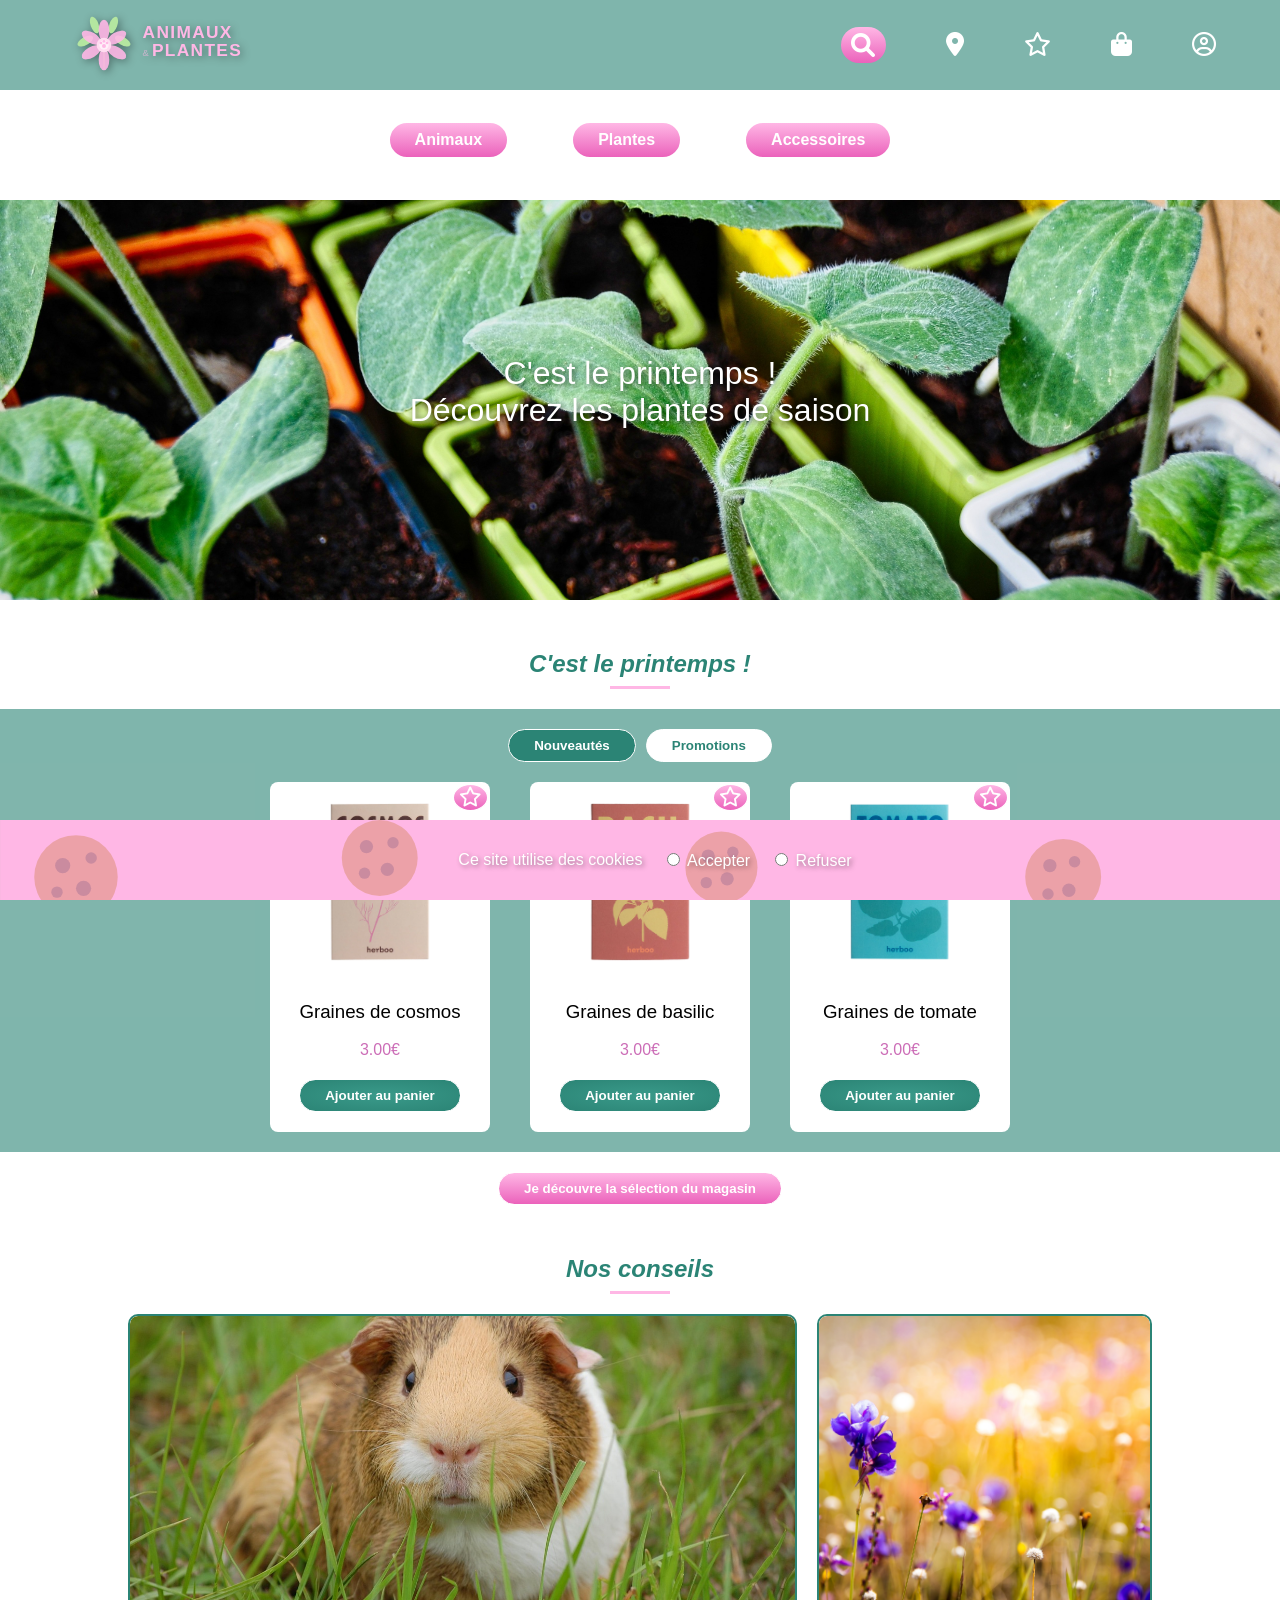
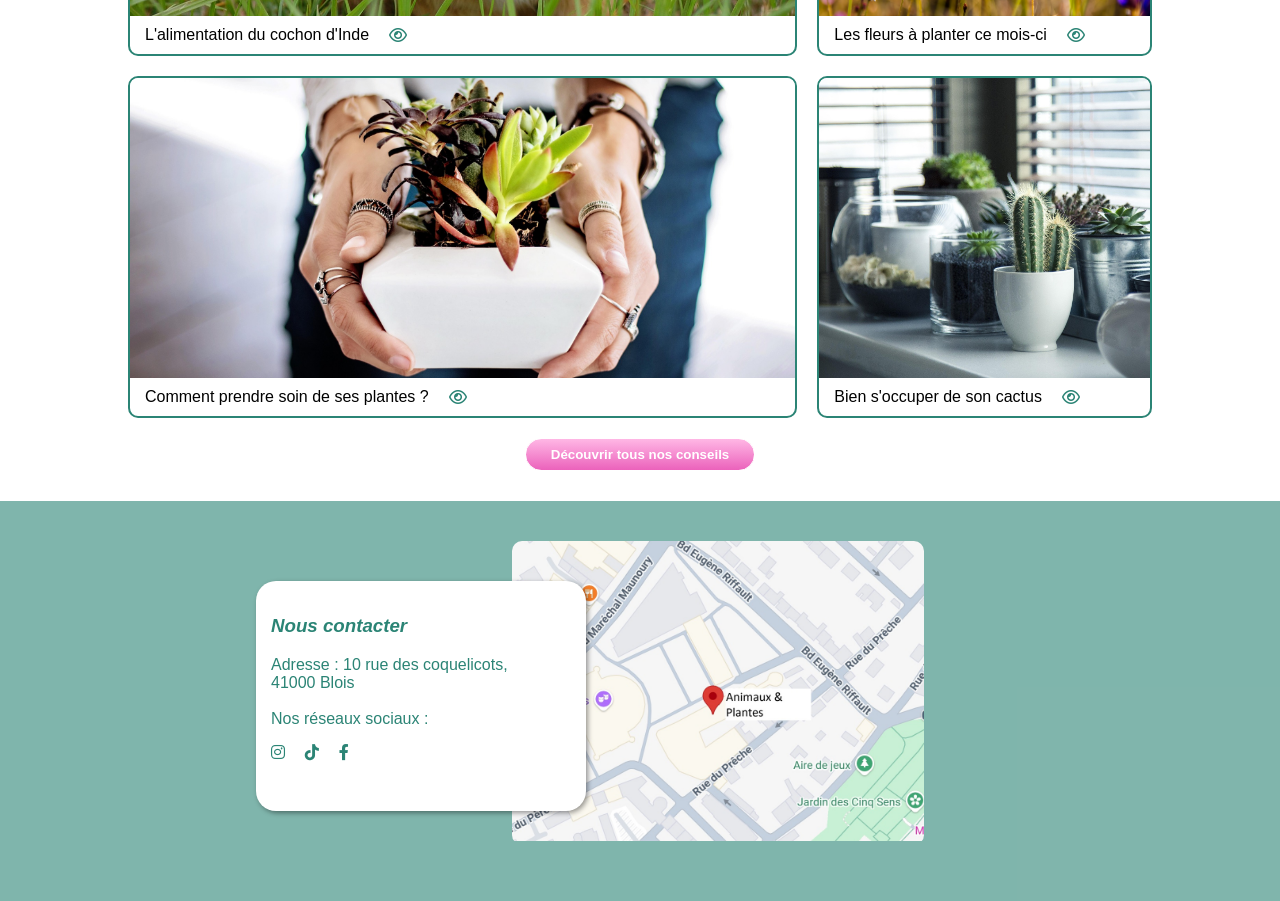
<file: index.html>
<!DOCTYPE html>
<html lang="fr">

<head>
    <meta charset="UTF-8">
    <meta name="viewport" content="width=device-width, initial-scale=1.0">
    <title>Accueil Animaux & Plantes</title>
    <link rel="stylesheet" href="accueil.css">
    <link rel="stylesheet" href="https://cdnjs.cloudflare.com/ajax/libs/font-awesome/6.0.0/css/all.min.css">
</head>

<body>
    <header>
        <img class="logo" src="images/logo_animaux_plantes_header.svg">

        <div class="icones-header">
            <div class="recherche">
                <i class="fa-solid fa-magnifying-glass fa-xl"></i>
                <form action="#">
                    <input type="text" placeholder="Rechercher...">
                </form>
            </div>
            <a href="#">
                <i class="fa-solid fa-location-dot fa-xl"></i>
            </a>
            <a href="#">
                <i class="fa-regular fa-star fa-xl"></i>
            </a>
            <a href="#">
                <i class="fa-solid fa-bag-shopping fa-xl"></i>
            </a>
            <a href="#">
                <i class="fa-regular fa-circle-user fa-xl"></i>
            </a>
        </div>
    </header>

    <!-- MENU -->

    <nav class="categories">
        <button class="btn-categories" href="#">Animaux</button>
        <button class="btn-categories" href="#">Plantes</button>
        <button class="btn-categories" href="#">Accessoires</button>
    </nav>

    <main>

        <!-- BANDEAU CARROUSSEL -->

        <div class="carrousel">

            <div class="slide active">
                <img src="images/plantes/plants.jpg">
                <p class="txt-carrousel">C'est le printemps !<br>Découvrez les plantes de saison</p>
            </div>

            <div class="slide">
                <img src="images/animaux/cochondindepomme.jpg">
                <p class="txt-carrousel">Découvrez nos animaux</p>
            </div>

            <div class="slide">
                <img src="images/plantes/fleursbleues.jpg">
                <p class="txt-carrousel">Fête des mères :<br>Offrez-lui des fleurs</p>
            </div>

        </div>

        <button class="btn-catalogue" href="#">Je découvre le catalogue</button>

        <!-- SELECTION DU MAGASIN -->

        <h2>C'est le printemps !</h2>

        <section class="selection">

            <div class="onglets-selection">
                <button class="btn-onglet-selection actif" data-groupe="nouveautes">Nouveautés</button>
                <button class="btn-onglet-selection" data-groupe="promotions">Promotions</button>
            </div>

            <div class="groupe-cards" id="nouveautes">
                <div class="card-article">
                    <a href="pageProduit.html">
                        <img src="images/plantes/cosmos.webp" alt="Cosmos">
                        <h3>Graines de cosmos</h3>
                        <p class="description">Des fleurs colorées et faciles à cultiver.</p>
                    </a>
                    <p class="prix">3.00€</p>
                    <button class="btn-panier" href="#">Ajouter au panier</button>
                    <button class="btn-favoris" href="#"><i class="fa-regular fa-star fa-xl"></i></button>
                </div>
                <div class="card-article">
                    <a href="#">
                        <img src="images/plantes/basil.webp" alt="Basilic">
                        <h3>Graines de basilic</h3>
                        <p class="description">Le basilic, herbe aromatique du printemps !</p>
                    </a>
                    <p class="prix">3.00€</p>
                    <button class="btn-panier" href="#">Ajouter au panier</button>
                    <button class="btn-favoris" href="#"><i class="fa-regular fa-star fa-xl"></i></button>
                </div>
                <div class="card-article">
                    <a href="#">
                        <img src="images/plantes/tomatograines.webp" alt="Graines de tomate">
                        <h3 href="#">Graines de tomate</h3>
                        <p class="description">Semez vos tomates dès maintenant pour l'été !</p>
                    </a>
                    <p class="prix">3.00€</p>
                    <button class="btn-panier" href="#">Ajouter au panier</button>
                    <button class="btn-favoris" href="#"><i class="fa-regular fa-star fa-xl"></i></button>
                </div>
            </div>

            <div class="groupe-cards" id="promotions" style="display:none">
                <div class="card-article">
                    <a href="#">
                        <img src="images/accessoires/manteau.jpg" alt="manteau">
                        <h3>Manteau pour chiens</h3>
                        <p class="description">Ce manteau protègera votre chien du mauvais temps tout en lui donnant du
                            style.</p>
                    </a>
                    <p class="promo">19.99€</p>
                    <p class="prix">16.99€</p>
                    <button class="btn-panier" href="#">Ajouter au panier</button>
                    <button class="btn-favoris" href="#"><i class="fa-regular fa-star fa-xl"></i></button>
                </div>
                <div class="card-article">
                    <a href="#">
                        <img src="images/accessoires/panier.jpg" alt="panier">
                        <h3>Panier pour chiens</h3>
                        <p class="description">Un panier super confortable et tout doux.</p>
                    </a>
                    <p class="promo">39.99€</p>
                    <p class="prix">36.99€</p>
                    <button class="btn-panier" href="#">Ajouter au panier</button>
                    <button class="btn-favoris" href="#"><i class="fa-regular fa-star fa-xl"></i></button>
                </div>
                <div class="card-article">
                    <a href="#">
                        <img src="images/accessoires/gamelle.webp" alt="Fleurs">
                        <h3>Gamelle double</h3>
                        <p class="description">Disponible en plusieurs coloris, cette gamelle est indispensable pour vos
                            amis à quatre pattes.</p>
                    </a>
                    <p class="promo">15.99€</p>
                    <p class="prix">12.99€</p>
                    <button class="btn-panier" href="#">Ajouter au panier</button>
                    <button class="btn-favoris" href="#"><i class="fa-regular fa-star fa-xl"></i></button>
                </div>
            </div>

        </section>

        <button class="btn" href="#">Je découvre la sélection du magasin</button>

        <!-- CONSEILS -->

        <h2>Nos conseils</h2>

        <section class="conseils">

            <div class="article">
                <div class="article-img-container">
                    <img src="images/animaux/cochondinde.jpg" alt="Cochon d'Inde">
                </div>
                <a href="#">
                    L'alimentation du cochon d'Inde
                    <i class="fa-regular fa-eye"></i>
                </a>
            </div>

            <div class="article">
                <div class="article-img-container">
                    <img src="images/plantes/fleurs.jpg" alt="Fleurs">
                </div>
                <a href="#">
                    Les fleurs à planter ce mois-ci
                    <i class="fa-regular fa-eye"></i>
                </a>
            </div>

            <div class="article">
                <div class="article-img-container">
                    <img src="images/plantes/plantes.jpg" alt="Plantes">
                </div>
                <a href="#">
                    Comment prendre soin de ses plantes ?
                    <i class="fa-regular fa-eye"></i>
                </a>
            </div>

            <div class="article">
                <div class="article-img-container">
                    <img src="images/plantes/cactus.jpg" alt="Cactus">
                </div>
                <a href="#">
                    Bien s'occuper de son cactus
                    <i class="fa-regular fa-eye"></i>
                </a>
            </div>

        </section>

        <button class="btn" href="#">Découvrir tous nos conseils</button>
    </main>

    <!-- CONTACT -->

    <footer>
        <div class="contact">
            <h3>Nous contacter</h3>
            <p>Adresse : 10 rue des coquelicots,<br>
                41000 Blois<br><br>
                Nos réseaux sociaux :
            </p>

            <section class="reseauxsociaux">
                <i class="fa-brands fa-instagram" href="#"></i>
                <i class="fa-brands fa-tiktok" href="#"></i>
                <i class="fa-brands fa-facebook-f" href="#"></i>
            </section>

        </div>

        <div class="carte">
            <img src="images/carte.jpg">
        </div>

    </footer>

    <!-- COOKIES -->

    <div id="cookies" class="cookies">
        <p>Ce site utilise des cookies</p>

        <label>
            <input type="radio" name="cookies" id="accept">
            Accepter
        </label>

        <label>
            <input type="radio" name="cookies" id="refuse">
            Refuser
        </label>
    </div>

    <script src=" accueil.js"></script>
</body>

</html>
</file>
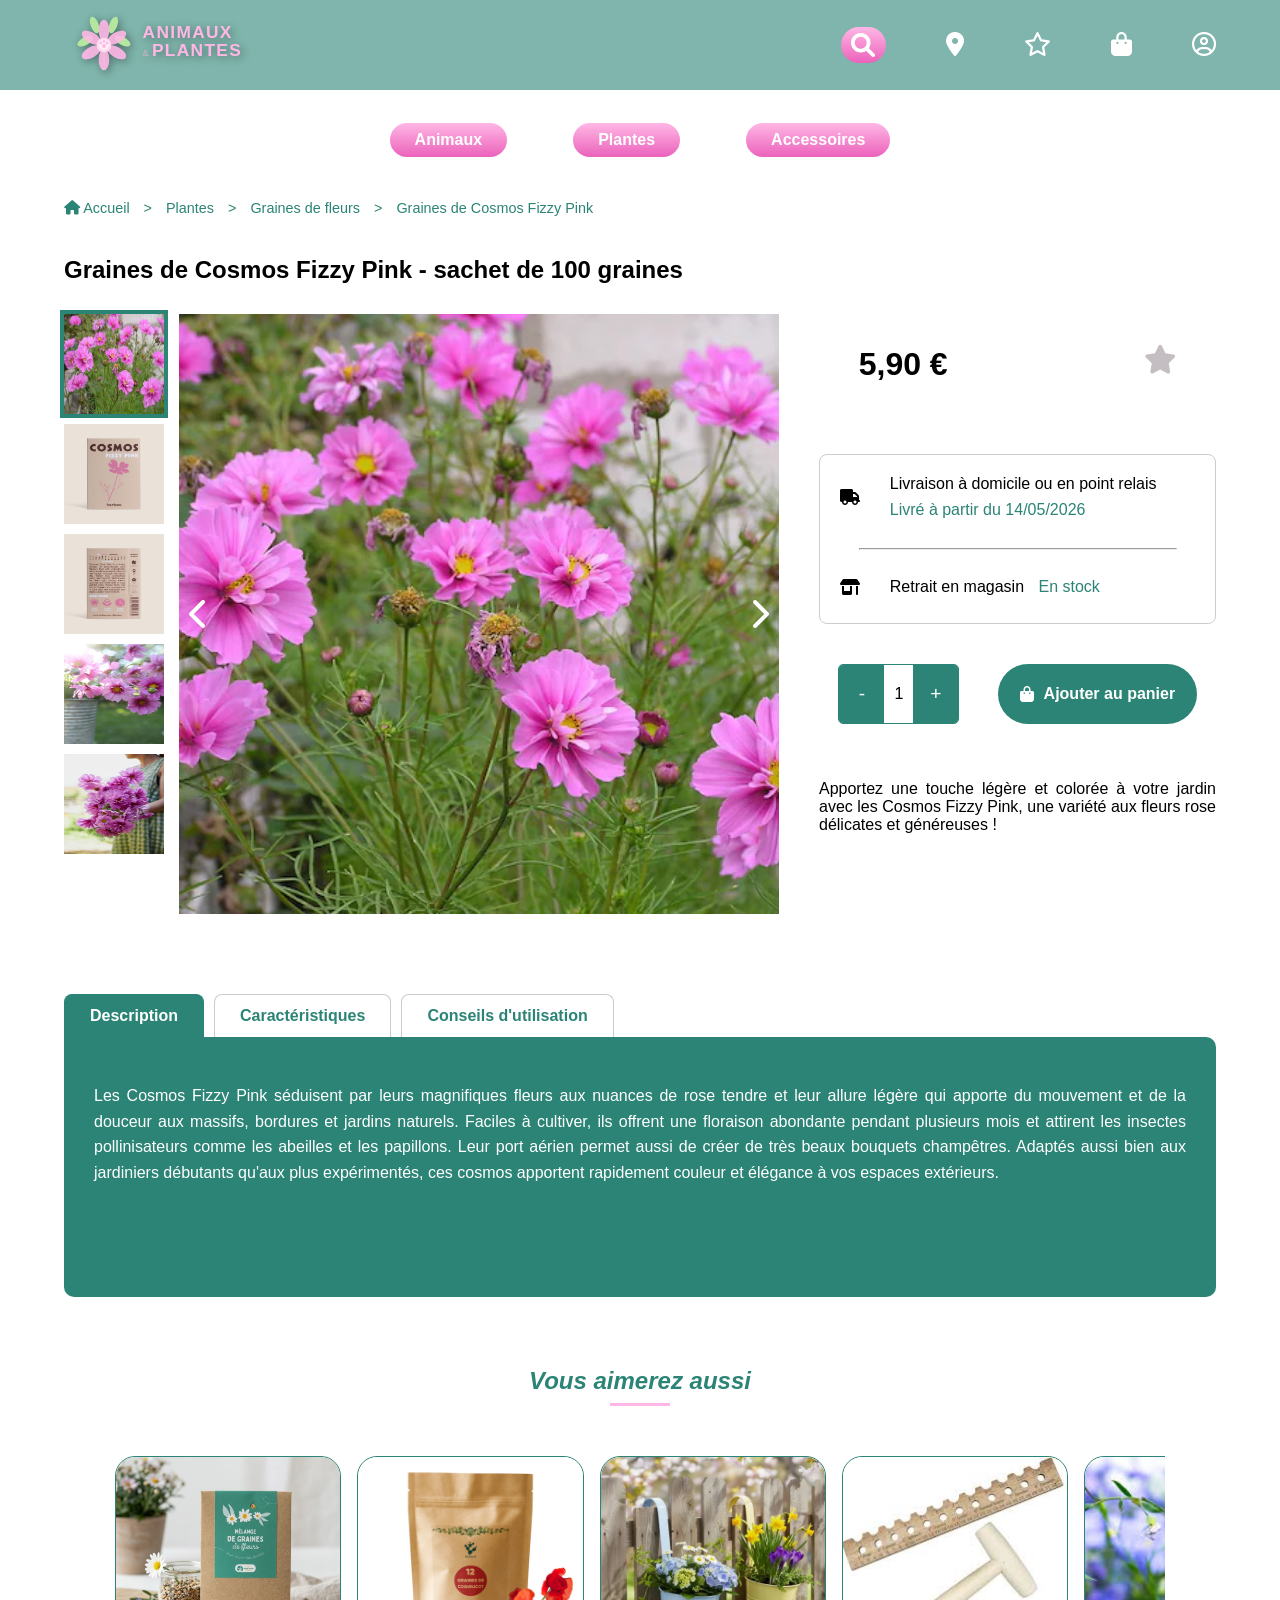
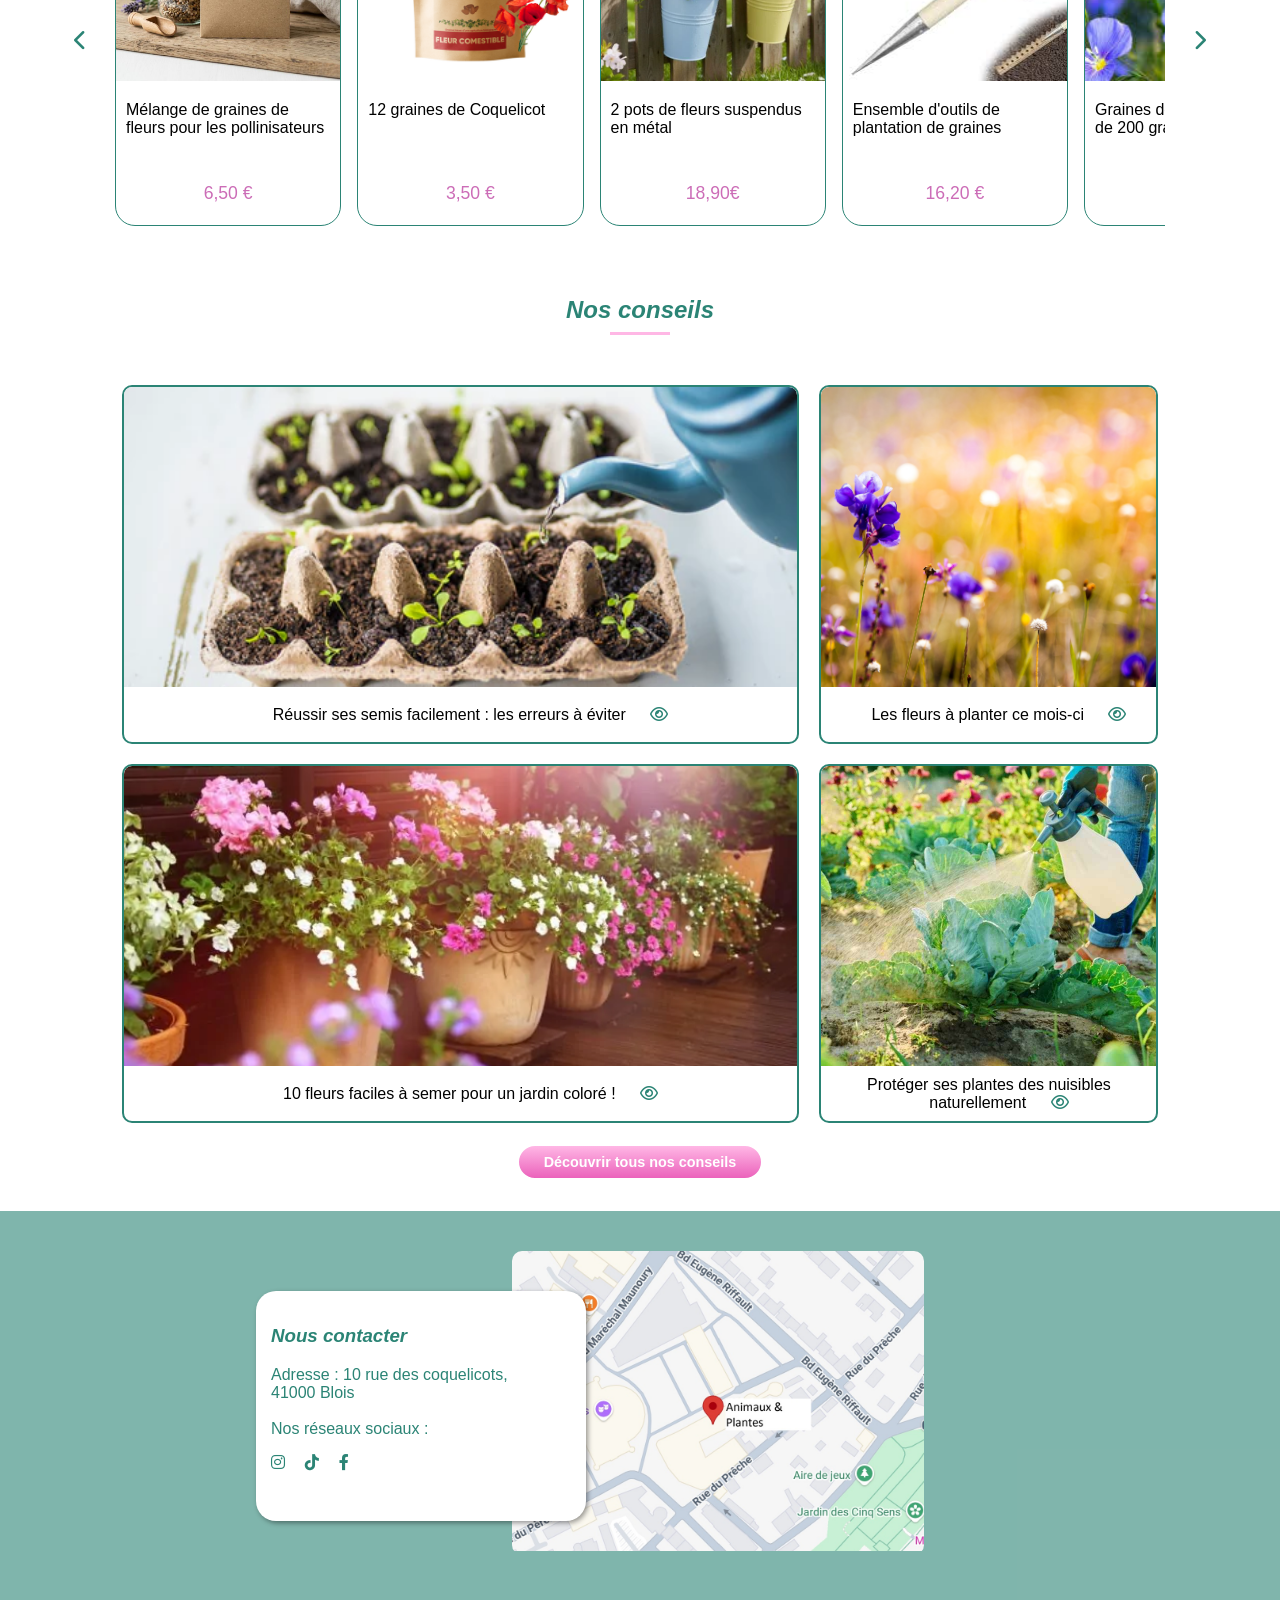
<file: pageProduit.html>
<!DOCTYPE html>
<html lang="fr">

<head>
    <meta charset="UTF-8">
    <meta name="viewport" content="width=device-width, initial-scale=1.0">
    <title>Page Produit</title>
    <link rel="stylesheet" href="pageProduit.css">
    <link rel="stylesheet" href="https://cdnjs.cloudflare.com/ajax/libs/font-awesome/6.0.0/css/all.min.css">
</head>

<body>
    <header>
        <img class="logo" src="images/logo_animaux_plantes_header.svg">

        <div class="icones-header">
            <div class="recherche">
                <i class="fa-solid fa-magnifying-glass fa-xl"></i>
                <form action="#">
                    <input type="text" placeholder="Rechercher...">
                </form>
            </div>
            <a href="#">
                <i class="fa-solid fa-location-dot fa-xl"></i>
            </a>
            <a href="#">
                <i class="fa-regular fa-star fa-xl"></i>
            </a>
            <a href="#">
                <i class="fa-solid fa-bag-shopping fa-xl"></i>
            </a>
            <a href="#">
                <i class="fa-regular fa-circle-user fa-xl"></i>
            </a>
        </div>
    </header>

    <nav class="categories">
        <button class="btn-categories">Animaux</button>
        <button class="btn-categories">Plantes</button>
        <button class="btn-categories">Accessoires</button>
    </nav>

    <main>
        <nav class="fil-arianne">
            <a href="index.html"><i class="fa-solid fa-house"></i> Accueil</a>
            <span> > </span>
            <a href="#">Plantes</a>
            <span> > </span>
            <a href="#">Graines de fleurs</a>
            <span> > </span> Graines de Cosmos Fizzy Pink
        </nav>

        <h1>Graines de Cosmos Fizzy Pink - sachet de 100 graines</h1>

        <section class="section1">
            <div class="images-produit">
                <div class="miniatures-all">
                    <img class="miniature" src="images/plantes/Cosmos1.webp">
                    <img class="miniature" src="images/plantes/Cosmos6.jpg">
                    <img class="miniature" src="images/plantes/Cosmos5.jpg">
                    <img class="miniature" src="images/plantes/Cosmos2.webp">
                    <img class="miniature" src="images/plantes/Cosmos3.webp">

                </div>
                <div class="image-principale">
                    <img class="main-image" src="images/plantes/Cosmos1.webp">
                    <i class="fa-solid fa-chevron-left arrow-left"></i>
                    <i class="fa-solid fa-chevron-right arrow-right"></i>
                </div>
            </div>

            <div class="infos-produit">
                <div class="prix-favori">
                    <p>5,90 €</p>
                    <i class="fa-solid fa-star favori"></i>
                </div>

                <div class="encadre-livraison">
                    <div class="ligne-livraison">
                        <i class="fa-solid fa-truck"></i>
                        <p>Livraison à domicile ou en point relais <br>
                            <span class="span-date-livraison">Livré à partir du 14/05/2026</span>
                        </p>
                    </div>
                    <hr class="separateur-livraison">
                    <div class="ligne-livraison">
                        <i class="fa-solid fa-shop"></i>
                        <p>Retrait en magasin <span class="stock">En stock</span></p>
                    </div>
                </div>

                <div class="quantite-achat">
                    <div class="quantite">
                        <button>-</button>
                        <span>1</span>
                        <button>+</button>
                    </div>
                    <button class="btn-panier">
                        <i class="fa-solid fa-bag-shopping"></i> Ajouter au panier
                    </button>
                </div>

                <p class="description">
                    Apportez une touche légère et colorée à votre jardin avec les Cosmos Fizzy Pink, une variété aux
                    fleurs rose délicates et généreuses !
                </p>
            </div>
        </section>


        <!--VOLET PANIER-->

        <div id="volet-panier" class="volet-container">
            <div class="volet-overlay"></div>

            <div class="volet-contenu">
                <div class="volet-header">
                    <h3>Mon PANIER</h3>
                    <button class="btn-fermer-panier">X</button>
                </div>

                <div class="volet-main">
                    <div class="produits-paniers">
                        <div class="image-produit-panier">
                            <img src="images/plantes/Cosmos1.webp">
                        </div>
                        <div class="details-produit">
                            <h3>Graine de Cosmos Fizzy Pink - Sachet 100 graines</h3>
                            <p class="prix-quantite">1 x 5,90 €</p>
                        </div>
                    </div>

                    <hr class="separateur-panier">

                    <div class="total-panier">
                        <span>Sous-total</span>
                        <strong>5,90 €</strong>
                    </div>
                </div>

                <div class="volet-boutons-footer">
                    <button class="btn-voir-panier"><i class="fa-solid fa-bag-shopping"></i> Voir le panier</button>
                    <button class="btn-continuer-achat">Continuer mes achats</button>
                </div>
            </div>
        </div>

        <!-- ONGLETS -->

        <section class="onglets-section">
            <div class="titres-onglets">
                <button class="onglet-btn active" data-target="description">Description</button>
                <button class="onglet-btn" data-target="caracteristiques">Caractéristiques</button>
                <button class="onglet-btn" data-target="conseils">Conseils d'utilisation</button>
            </div>

            <div class="onglets-contenu">

                <div id="description" class="onglet-texte active">
                    <div class="flex-content">
                        <p class="texte-desc">
                            Les Cosmos Fizzy Pink séduisent par leurs magnifiques fleurs aux nuances de rose tendre et
                            leur allure légère qui apporte du mouvement et de la douceur aux massifs, bordures et
                            jardins naturels. Faciles à cultiver, ils offrent une floraison abondante pendant plusieurs
                            mois et attirent les insectes pollinisateurs comme les abeilles et les papillons. Leur port
                            aérien permet aussi de créer de très beaux bouquets champêtres. Adaptés aussi bien aux
                            jardiniers débutants qu'aux plus expérimentés, ces cosmos apportent rapidement couleur et
                            élégance à vos espaces extérieurs.
                        </p>
                    </div>
                </div>

                <div id="caracteristiques" class="onglet-texte">
                    <ul class="infos-techniques">
                        <li><i class="fa-solid fa-arrows-up-down"></i> Hauteur : 60 à 80 cm</li>
                        <li><i class="fa-solid fa-sun"></i> Exposition : Soleil</li>
                        <li><i class="fa-solid fa-seedling"></i> Floraison : Été à automne</li>
                        <li>Type : Annuelle</li>
                    </ul>
                </div>

                <div id="conseils" class="onglet-texte">
                    <ul class="conseils-utilisation">
                        <li>Semez les graines directement en pleine terre après les dernières gelées ou sous abri au
                            printemps.</li>
                        <li>Choisissez une exposition ensoleillée et un sol léger, bien drainé.</li>
                        <li>Espacez les plants d'environ 30 cm afin de favoriser leur développement.</li>
                        <li>Arrosez modérément pendant les premières semaines après le semis.</li>
                        <li>Retirez régulièrement les fleurs fanées pour stimuler une floraison plus longue et plus
                            abondante.</li>
                    </ul>
                </div>

            </div>
        </section>

        <!-- PRODUITS SIMILAIRES -->
        <section class="produits-similaires">
            <h2>Vous aimerez aussi</h2>

            <div class="carrousel">
                <i class="fa-solid fa-chevron-left arrow-sim-left"></i>

                <div class="produits-all">
                    <div class="un-produit">
                        <div class="produit-image">
                            <img src="images/plantes/Similaire1.jpg">
                        </div>
                        <div class="produit-info">
                            <p class="produit-nom">Mélange de graines de fleurs pour les pollinisateurs</p>
                            <p class="produit-prix">6,50 €</p>
                        </div>
                    </div>
                    <div class="un-produit">
                        <div class="produit-image">
                            <img src="images/plantes/Similaire2.png">
                        </div>
                        <div class="produit-info">
                            <p class="produit-nom">12 graines de Coquelicot</p>
                            <p class="produit-prix">3,50 €</p>
                        </div>
                    </div>
                    <div class="un-produit">
                        <div class="produit-image">
                            <img src="images/plantes/Similaire3.webp">
                        </div>
                        <div class="produit-info">
                            <p class="produit-nom">2 pots de fleurs suspendus en métal</p>
                            <p class="produit-prix">18,90€</p>
                        </div>
                    </div>
                    <div class="un-produit">
                        <div class="produit-image">
                            <img src="images/plantes/Similaire4.jpeg">
                        </div>
                        <div class="produit-info">
                            <p class="produit-nom">Ensemble d'outils de plantation de graines</p>
                            <p class="produit-prix">16,20 €</p>
                        </div>
                    </div>
                    <div class="un-produit">
                        <div class="produit-image">
                            <img src="images/plantes/Similaire5.jpeg">
                        </div>
                        <div class="produit-info">
                            <p class="produit-nom">Graines de Lin bleu - sachet de 200 graines</p>
                            <p class="produit-prix">5,30</p>
                        </div>
                    </div>
                    <div class="un-produit">
                        <div class="produit-image">
                            <img src="images/plantes/Similaire6_.jpg">
                        </div>
                        <div class="produit-info">
                            <p class="produit-nom">Graines de Centaurée 'Blue Boy' - sachet de 100 graines</p>
                            <p class="produit-prix">4,50 €</p>
                        </div>
                    </div>
                    <div class="un-produit">
                        <div class="produit-image">
                            <img src="images/plantes/Similaire7.webp">
                        </div>
                        <div class="produit-info">
                            <p class="produit-nom">Terreau pour semis, bouturage et repiquage - 40L</p>
                            <p class="produit-prix">12 €</p>
                        </div>
                    </div>
                    <div class="un-produit">
                        <div class="produit-image">
                            <img src="images/plantes/Similaire8.webp">
                        </div>
                        <div class="produit-info">
                            <p class="produit-nom">Graines de Campanule - sachet de 300 graines</p>
                            <p class="produit-prix">6,80 €</p>
                        </div>
                    </div>
                </div>

                <i class="fa-solid fa-chevron-right arrow-sim-right"></i>
            </div>
        </section>

        <!-- CONSEILS -->

        <h2>Nos conseils</h2>

        <section class="conseils">

            <div class="article">
                <a href="#">
                    <div class="article-img-container">
                        <img src="images/plantes/Conseil1.webp" alt="Semis">
                    </div>
                    <div class="titre-article">
                        <p>Réussir ses semis facilement : les erreurs à éviter
                            <i class="fa-regular fa-eye"></i>
                        </p>
                    </div>
                </a>
            </div>

            <div class="article">
                <a href="#">
                    <div class="article-img-container">
                        <img src="images/plantes/fleurs.jpg" alt="Fleurs de saison">
                    </div>
                    <div class="titre-article">
                        <p>Les fleurs à planter ce mois-ci
                            <i class="fa-regular fa-eye"></i>
                        </p>
                    </div>
                </a>
            </div>

            <div class="article">
                <a href="#">
                    <div class="article-img-container">
                        <img src="images/plantes/Conseil2.webp" alt="Fleurs faciles">
                    </div>
                    <div class="titre-article">
                        <p>10 fleurs faciles à semer pour un jardin coloré !
                            <i class="fa-regular fa-eye"></i>
                        </p>
                    </div>
                </a>
            </div>

            <div class="article">
                <a href="#">
                    <div class="article-img-container">
                        <img src="images/plantes/Conseil3.jpg" alt="Produit anti-nuisible">
                    </div>
                    <div class="titre-article">
                        <p>Protéger ses plantes des nuisibles naturellement
                            <i class="fa-regular fa-eye"></i>
                        </p>
                    </div>
                </a>
            </div>

        </section>

        <button class="btn-conseils" href="#">Découvrir tous nos conseils</button>

    </main>

    <!-- CONTACT -->

    <footer>
        <div class="contact">
            <h3>Nous contacter</h3>
            <p>Adresse : 10 rue des coquelicots,<br>
                41000 Blois<br><br>
                Nos réseaux sociaux :
            </p>

            <section class="reseauxsociaux">
                <i class="fa-brands fa-instagram" href="#"></i>
                <i class="fa-brands fa-tiktok" href="#"></i>
                <i class="fa-brands fa-facebook-f" href="#"></i>
            </section>

        </div>

        <div class="carte">
            <img src="images/carte.jpg">
        </div>

    </footer>


    <script src="pageProduit.js"></script>
</body>

</html>
</file>
<file: accueil.css>
body {
    font-family: Verdana, Geneva, Tahoma, sans-serif;
    margin : 0;
}

/* header */
header {
    background: rgba(43, 132, 117, 0.6);
    width: 100%;
    height: 90px;
    display: flex;
    justify-content: space-between;
    align-items: center;
    padding: 0 5%;
    box-sizing: border-box;
}

.logo {
    height: 80px;
    width: auto;
    filter: drop-shadow(2px 2px 4px rgba(0, 0, 0, 0.4));
}

.icones-header {
    display: flex;
    align-items: center;
    gap: 60px;
}

.icones-header i {
    color: white;
    cursor: pointer;
    transition: color 0.3s;
}

.icones-header i:hover {
    color: rgb(255, 183, 229);
}


/* menu */

.categories {
    display: flex;
    justify-content: center;
    gap: 60px;
    margin-top: 30px;
}

.btn-categories {
    background: linear-gradient(rgb(255, 183, 229), rgb(235, 98, 187));
    color: white;
    border: solid;
    font-weight: bold;
    padding: 8px 25px;
    border-radius: 20px;
    cursor: pointer;
    transition: transform 0.2s ease;
    font-size: 1rem;
    margin-bottom : 40px;
}

.btn-categories:hover {
    transform: scale(1.1);
    background: rgb(43, 132, 117);
}

/* barre de recherche */
.recherche {
    display: flex;
    align-items: center;
    overflow: hidden;
    width: 45px; 
    transition: width 0.4s ease;
    background: linear-gradient(rgb(255, 183, 229), rgb(235, 98, 187));
    border-radius: 20px;
    padding: 8px 10px;
    box-sizing: border-box;
    cursor: pointer;
}

.recherche.ouverte {
    width: 350px; 
}

.recherche input {
    border: none;
    background: transparent;
    color: white;
    width: 100%;
    font-size: 1rem;
}

.recherche i {
    color: white;
    margin-right: 8px;
}

/* main */

main h2 {
    text-align: center;
    color: rgb(43, 132, 117);
    font-style: italic;
    margin-top: 50px;
}

main h2::after {
    content: '';
    display: block;
    width: 60px;
    height: 3px;
    background: rgb(255, 183, 229);
    margin: 8px auto 0;
}

/* bandeau de défilement */

.carrousel {
    position: relative;
    width: 100%;
    height: 400px;
}

.slide {
    position: absolute;
    width: 100%;
    height: 400px;
    object-fit: cover;
    opacity: 0;
    transition: opacity 1s ease;
}

.slide.active {
    opacity: 1;
}

.slide img {
    width: 100%;
    height: 400px;
    object-fit: cover;
}

.txt-carrousel {
    position: absolute;
    top: 40%;
    left: 50%;
    transform: translate(-50%, -50%);
    color: white;
    font-size: 2rem;
    text-shadow: 2px 2px 6px rgba(0, 0, 0, 0.6);
    text-align: center;
}

.btn-catalogue {
    background: linear-gradient(rgb(255, 183, 229), rgb(235, 98, 187));
    color: white;
    border: solid 1px;
    font-weight: bold;
    padding: 8px 25px;
    border-radius: 20px;
    cursor: pointer;
    transition: transform 0.2s ease;
    position: absolute;
    bottom: 80px;
    left: 42%;
}

.btn-catalogue:hover {
    transform: scale(1.1);
}

/* section sélection du magasin */

.selection {
    display: flex;
    flex-direction: column; 
    align-items: center;
    padding: 20px;
    background-color: rgba(43, 132, 117, 0.6);
}

.card-article {
    position: relative;
    width: 220px;
    background: white;
    border-radius: 8px;
    overflow: hidden;
}

.card-article img {
    width: 100%;
    height: 200px;
    object-fit: cover;
    display: block;
    transition: transform 0.3s ease;
}

.card-article:hover img {
    transform: scale(1.05);
}

.card-article h3 {
    text-align: center;
    font-weight: 400;
    color: rgb(0, 0, 0);
}

.card-article a {
    text-decoration: none;
}

.description {
    position: absolute;
    top: 0;
    left: 0;
    width: 100%;
    height: 200px;
    background: rgba(43, 132, 117, 0.863);
    color: white;
    padding: 20px;
    opacity: 0;
    transition: opacity 0.3s ease;
    box-sizing: border-box
}

.card-article:hover .description {
    opacity: 1;
}

.onglets-selection {
    display: flex;
    justify-content: center;
    gap: 10px;
    margin-bottom: 20px;
    width: 100%;
}

.btn-onglet-selection {
    background: white;
    border: 1px solid white;
    color: rgb(43, 132, 117);
    padding: 8px 25px;
    border-radius: 20px;
    cursor: pointer;
    font-weight: bold;
    transition: background 0.3s ease;
}

.btn-onglet-selection.actif {
    background: rgb(43, 132, 117);
    color: white;
}

.groupe-cards {
    display: flex;
    justify-content: center;
    gap: 40px;
    width: 100%;
}

.prix {
    color:  rgb(204, 109, 183);
    text-align: center;
}

.promo {
    color:  rgb(0, 0, 0);
    text-align: center;
    text-decoration: line-through;
    font-size: small;
}

.btn-panier {
    background: radial-gradient(rgb(58, 154, 138), rgb(43, 132, 117));
    color: white;
    border: solid 1px;
    font-weight: bold;
    padding: 8px 25px;
    border-radius: 20px;
    cursor: pointer;
    transition: transform 0.2s ease;
    display: block;
    margin: 20px auto;
}

.btn-panier:hover, .btn-favoris:hover {
    transform: scale(1.1);
}

.btn-favoris {
    background: linear-gradient(rgb(255, 183, 229), rgb(235, 98, 187));
    color: white;
    border: solid 1px;
    border-radius: 50%;
    padding: 5px;
    cursor: pointer;
    transition: transform 0.2s ease;
    position: absolute;
    top: 2px;
    right:2px;
}

.btn {
    background: linear-gradient(rgb(255, 183, 229), rgb(235, 98, 187));
    color: white;
    border: solid 1px;
    font-weight: bold;
    padding: 8px 25px;
    border-radius: 20px;
    cursor: pointer;
    transition: transform 0.2s ease;
    display: block;
    margin: 20px auto;
}

.btn:hover {
    transform: scale(1.1);
}

/* Nos conseils */

.conseils {
    display: grid;
    grid-template-columns: 2fr 1fr;
    gap: 20px;
    padding: 0 5%;
    margin-left: 5%;
    margin-right: 5%;
}

/* Articles */
.article {
    border: 2px solid rgb(43, 132, 117);
    border-radius: 10px;
    overflow: hidden;
}

.article img {
    width: 100%;
    height: 300px;
    object-fit: cover;
    transition: 0.4s;
}

.article a {
    display: flex;
    align-items: center;
    padding: 10px 15px;
    text-decoration: none;
    color: black;
    font-weight: 400;
}

.fa-regular.fa-eye {
    color: rgb(43, 132, 117);
    position: relative;
    left: 20px;
}

.article-img-container {
    width: 100%;
    height: 300px;     
    overflow: hidden;  
    border-radius: 8px 8px 0 0; 
}

/* Animation zoom */
.article:hover img {
    transform: scale(1.1);
}

/* footer */

footer {
    background: rgba(43, 132, 117, 0.6);
    margin-top: 30px;
    width: 100%;
    height: 400px;
    position: relative;
}

.contact {
    position: absolute;
    top: 20%;
    left: 20%;
    width: 300px;
    height: 200px;
    background-color: white;
    border-radius: 20px;
    color: rgb(43, 132, 117);
    padding: 15px;
    z-index: 2;
    box-shadow: 2px 2px 5px rgba(0, 0, 0, 0.4);
}

footer h3 {
    font-style: italic;
}

.carte {
    position: absolute;
    top: 10%;
    left: 40%;
    overflow: hidden;
    border-radius: 10px;
}

.carte img {
    width: 100%;
    height: 300px;
    transition: 0.4s;
}

/* Animation zoom */
.carte:hover img {
    transform: scale(1.1);
}

.reseauxsociaux {

    display: flex;
    flex-direction: row;
    gap: 20px;
    cursor: pointer;
    transition: color 0.3s;
}


.reseauxsociaux i:hover {
    color: rgb(255, 183, 229);
}


/* cookies */

.cookies {
    position: fixed;
    bottom: -200px;
    left: 0;
    width: 100%;
    background-image: url('images/bandeau_cookies.svg');
    background-size: cover;
    padding: 15px;
    display: flex;
    justify-content: center;
    gap: 20px;
    align-items: center;
    transition: 0.5s;
    z-index: 2;
    color: white;
    text-shadow: 2px 2px 5px rgba(0, 0, 0, 0.4);
}

/* quand visible */
.cookies.show {
    bottom: 0;
}

/* effet quand refus */
.blur-page {
    filter: blur(3px);
}
</file>
<file: pageProduit.css>
body {
    margin :0;
    font-family: Verdana, Geneva, Tahoma, sans-serif;
}

header {
    background: rgba(43, 132, 117, 0.6); 
    height : 90px; 
    display: flex;
    justify-content: space-between;
    align-items: center;
    padding: 0 5%;
}

.logo {
    height: 80px;
    width: auto;
    filter: drop-shadow(2px 2px 4px rgba(0, 0, 0, 0.4));
}

.icones-header {
    display: flex;
    align-items: center;
    gap: 60px;
}

.icones-header i {
    color: white;
    cursor: pointer;
    transition: color 0.3s;
}

.icones-header i:hover {
    color: rgb(255, 183, 229);
}

/* barre de recherche */
.recherche {
    display: flex;
    align-items: center;
    overflow: hidden;
    width: 45px; 
    transition: width 0.4s ease;
    background: linear-gradient(rgb(255, 183, 229), rgb(235, 98, 187));
    border-radius: 20px;
    padding: 8px 10px;
    box-sizing: border-box;
    cursor: pointer;
}

.recherche.ouverte {
    width: 350px; 
}

.recherche input {
    border: none;
    background: transparent;
    color: white;
    width: 100%;
    font-size: 1rem;
}

.recherche i {
    color: white;
    margin-right: 8px;
}

main {
    margin-left: 5%;
    margin-right: 5%;
}

main h2 {
    text-align: center;
    color: rgb(43, 132, 117);
    font-style: italic;
    margin-top: 70px;
}

main h2::after {
    content: '';
    display: block;
    width: 60px;
    height: 3px;
    background: rgb(255, 183, 229);
    margin: 8px auto 0;
}

/* menu */

.categories {
    display: flex;
    justify-content: center;
    gap: 60px;
    margin-top: 30px;
}

.btn-categories {
    background: linear-gradient(rgb(255, 183, 229), rgb(235, 98, 187));
    color: white;
    border: solid;
    font-weight: bold;
    padding: 8px 25px;
    border-radius: 20px;
    cursor: pointer;
    transition: transform 0.2s ease;
    font-size: 1rem;
}

.btn-categories:hover {
    transform: scale(1.1);
    background: rgb(43, 132, 117);
}

.fil-arianne {
    font-size: 0.9rem;
    margin-top: 40px;
    margin-bottom: 40px;
    color: rgb(43, 132, 117);
}

.fil-arianne a {
    text-decoration: none;
    color: rgb(43, 132, 117);        
    transition: color 0.2s ;
}

.fil-arianne a:hover {
    text-decoration: underline;
    color: rgb(255, 183, 229);            
}

span {
    margin : 10px;
}

h1 { 
    font-size: 1.5rem; 
    margin-bottom: 30px;
}


.section1 {
    display: flex;
    gap: 40px;
}

.images-produit {
    display: flex;
    gap: 15px;
}

.miniatures-all {
    display: flex;
    flex-direction: column;
    gap: 10px;
}

.miniature {
    width: 100px;
    height: 100px;
    cursor: pointer;
    outline: 4px solid transparent;
    transition: outline 0.1s;
}

.miniature:hover {
    outline: 4px solid rgb(43, 132, 117);  
}


.miniature img {
    width: 100%;
    height: 100%;
    object-fit: cover;
    border-radius: 4px;
}

.miniature.active-miniature {
    outline: 4px solid rgb(43, 132, 117);
}

.image-principale {
    width: 600px;
    height: 600px;
    position: relative; 
    display: flex;
    align-items: center;       
    justify-content: space-between; 
}

.image-principale img {
    position: absolute; 
    width: 100%;
    height: 100%;
    object-fit: cover;
    z-index: 1;
}

.image-principale i {
    position: relative; 
    z-index: 10;        
    color: white;     
    font-size: 2rem;    
    cursor: pointer;
    padding: 10px;     
    transition: 0.2s;
}

.image-principale i:hover {
    transform: scale(1.2);
}

.infos-produit {
    display: grid;
    grid-template-columns: repeat(2 , 1fr) ;
    grid-template-rows:  100px 170px 60px 60px; 
    gap: 40px;                
    width: 100%;
}

.prix-favori {
    grid-column: 1/3;
    grid-row: 1;
    display:flex;
    justify-content: space-between;
    margin-right : 10%;
    margin-left : 10%;
    font-weight: bold;
    font-size: 1.8rem;
}

.prix-favori p {
    font-size: 2rem;
}
.favori {
    margin-top : 10%;
    color: rgb(196, 190, 194) !important;
    cursor: pointer;
    margin-top: 10%;
    display: inline-block;
    transition: color 0.2s ease;
}

.prix-favori i:hover {
    color:rgb(235, 98, 187) !important ;
}

.favori.selectionne {
    color: rgb(235, 98, 187) !important ; 
}

.encadre-livraison {
    grid-column: 1/3;
    grid-row: 2;
    border: 1px solid #ccc;
    border-radius: 8px;
    padding-bottom : 30px;
}

.ligne-livraison {
    margin-right : 5%;
    margin-left : 5%;
    display: flex;
    gap: 30px;
    align-items: center;
    margin-bottom: 10px;
    font-size: 1rem;
}

.span-date-livraison {
    color : rgb(43, 132, 117);
    margin-left : 0;
}

.ligne-livraison p {
    line-height: 1.6;
}

.separateur-livraison {
    width: 80%;
}

.stock {
    color: rgb(43, 132, 117);
}

.quantite-achat {
    grid-column: 1/3;
    display : flex;
    justify-content: space-around;
}

.quantite {
    display: flex;
    justify-content: space-between;
    align-items: center;
    width: 30%;
    border-radius: 5px;
    overflow: hidden;
    border : solid 1px rgb(43, 132, 117);
}


.quantite button {
    background-color: rgb(43, 132, 117); 
    border: none;
    width: 50px;             
    cursor: pointer;
    font-size: 1.2rem;
    color: white;
    transition: all 0.2s;
    height : 60px;
}

.quantite button:hover {
    background-color: rgb(255, 183, 229); 
}

.btn-panier {
    background-color: rgb(43, 132, 117);
    font-size: 1rem;
    color: white;
    border: none;
    border-radius: 40px;
    width : 50%;
    font-weight: bold;
    cursor: pointer;
    padding: 10px 20px; 
    display: flex;
    align-items: center;
    justify-content: center;
    gap: 10px;
    transition: transform 0.2s ease;
}

.btn-panier:hover {
    background-color: rgb(255, 183, 229);
    transform: scale(1.02);
}

.description {
    grid-column: 1/3;
    grid-row: 4;
    font-size: 1rem;
    text-align: justify;
}


/*LE VOLET LATÉRAL*/

.volet-container {
    position: fixed;
    top: 0;
    left: 0;
    width: 100%;
    height: 100vh;
    z-index: 9999; 
    display: none;
}

.volet-container.ouvert {
    display: block;
}


.volet-overlay {
    position: absolute;
}

.volet-contenu {
    position: absolute;
    right: -400px;
    width: 380px;
    height: 100%;
    background-color: white;
    display: flex;
    flex-direction: column;
    transition: right 0.3s ease-out;
    border: solid 3px rgba(43, 132, 117, 0.6);
    animation: slide 0.3s ease-out;
}

.volet-container.ouvert .volet-contenu {
    right: 0;
}

@keyframes slide {
    from {
        right: -400px;
    }
    to {
        right: 0;
    }
}

.volet-header {
    background-color: rgba(43, 132, 117, 0.6);
    padding: 20px;
    display: flex;
    justify-content: space-between;
    align-items: center;
}

.volet-header h3 {
    font-size: 1.3rem;
    margin: 0;
}

.btn-fermer-panier {
    background: none;
    border: none;
    font-size: 2rem;
    cursor: pointer;
}

.volet-main {
    padding: 20px;
}

.produit-panier {
    display: flex;
    gap: 15px;
    margin-bottom: 20px;
}

.image-produit-panier {
    width: 100px;
    height: 100px;
}

.image-produit-panier img {
    object-fit: cover;
    width: 100%;
    height: 100%;
}

.details-produit h3 {
    font-size: 1rem;
}

.prix-quantite {
    color: #4a7c82;
    font-weight: bold;
}

.separateur-panier {
    border: none;
    border-top: 1px solid #ccc;
}

.total-panier {
    display: flex;
    justify-content: space-between;
    font-size: 1.1rem;
}

.volet-boutons-footer {
    padding: 20px;
    display: flex;
    flex-direction: column;
    gap: 12px;
}

.btn-voir-panier, .btn-continuer-achat {
    padding: 12px;
    border-radius: 6px;
    font-size: 1rem;
    font-weight: bold;
    text-align: center;
    text-decoration: none;
    cursor: pointer;
}

.btn-voir-panier {
    background-color: white;
    color: black;
    border: 1px solid #999;
}

.btn-continuer-achat {
    background-color: rgb(43, 132, 117);
    color: white;
    border: none;
}


/*SECTION ONGLET*/

.onglets-section {
    margin-top: 80px;
}

.titres-onglets {
    display: flex;
    gap: 10px;
}

.onglet-btn {
    padding: 12px 25px;
    cursor: pointer;
    border: 1px solid #ccc;
    border-bottom: none;
    background-color: white;
    border-radius: 8px 8px 0 0;
    font-weight: bold;
    font-size: 1rem;
    color: rgb(43, 132, 117);
    transition: 0.3s;
}

.onglet-btn.active {
    background-color: rgb(43, 132, 117);
    color: white;
    border-color: rgb(43, 132, 117);
}


.onglets-contenu {
    background-color: rgb(43, 132, 117);
    color: white;
    padding: 30px;
    border-radius: 0 10px 10px 10px;
    min-height: 200px;
}

.onglet-texte {
    display: none;
}

.onglet-texte.active {
    display: block;
}

.texte-desc {
    line-height: 1.6;
    text-align: justify;
}

.infos-techniques {
    list-style: none;
}

.infos-techniques li {
    margin-bottom: 15px;
}

.conseils-utilisation {
    line-height: 1.8;
}


/*PRODUITS SIMILAIRES*/
.carrousel {
    display: flex;
    align-items: center;
    gap: 18px;
    margin-top: 50px;
}

.produits-all {
    display: flex;
    gap: 16px;
    overflow: hidden;
    width: 100%;
    flex: 1;
}

.un-produit {
    flex: 0 0 calc((90% - 3 * 16px) / 4);
    min-width: 0;
    border : solid 1px rgb(43, 132, 117);
    border-radius: 20px;
    transition: all 0.3s ease;
}

.un-produit:hover .produit-info {
    background-color: rgb(43, 132, 117);
    color: white;
    font-weight: bold;
    border-radius: 0 0 19px 19px;
}

.un-produit:hover .produit-prix {
    color: white;
}

.produit-image {
    overflow: hidden;
    border-radius: 19px 19px 0 0;
}

.produit-image img {
    width: 100%;
    aspect-ratio: 1;
    object-fit: cover;
    border-radius: 19px 19px 0 0;
    transition: transform 0.4s ease;
}

.un-produit:hover .produit-image img {
    transform: scale(1.08);
}

.produit-info {
    padding-left: 10px;
    padding-right: 10px;
    display : grid;
    grid-template-rows: 80px 60px;
    grid-template-columns: 1fr;
}

.produit-nom {
    grid-row: 1;
}

.produit-prix {
    grid-row: 2;
    color: rgb(204, 109, 183);
    font-size: 1.1rem;
    text-align: center;
}

.carrousel i {
    cursor: pointer;
    padding : 10px;
    font-size: 1.3rem;
    color : rgb(43, 132, 117);
    transition: 0.2s;
}

.carrousel i:hover {
    transform: scale(1.2);
}


/* Nos conseils */

.conseils {
    display: grid;
    grid-template-columns: 2fr 1fr;
    grid-template-rows: 1fr 1fr;
    gap: 20px;
    padding: 0 5%;
    margin-top: 50px;
}

/* Articles */
.article {
    border: 2px solid rgb(43, 132, 117);
    border-radius: 10px;
    overflow: hidden;
}

.article a {
    text-decoration: none;
    color: black;
}

.article p {
    padding-left: 10px;
    padding-right: 10px;
    text-align: center;
    margin:0;
    transition: all 0.4s ease;
}

.fa-regular.fa-eye {
    color: rgb(43, 132, 117);
    position: relative;
    left: 20px;
    transition: color 0.4s ease;
}

.article-img-container {
    width: 100%;
    height: 300px;     
    overflow: hidden;  
    border-radius: 8px 8px 0 0; 
}

.article img {
    width: 100%;
    height: 100%;
    object-fit: cover;
    transition: 0.4s ease;
}

.titre-article{
    display : flex;
    align-items: center;
    justify-content: center;
    height: 55px;
    transition: background-color 0.4s ease;
}

.article:hover .titre-article{
    background-color: rgb(43, 132, 117);
}

.article:hover .titre-article p{
    color: white;
    font-weight: bold;
}

.article:hover .titre-article i{
    color: white;
}


.article:hover .article-img-container img {
    transform: scale(1.08);
}

.btn-conseils {
    background: linear-gradient(rgb(255, 183, 229), rgb(235, 98, 187));
    color: white;
    border: solid;
    font-weight: bold;
    padding: 8px 25px;
    border-radius: 20px;
    cursor: pointer;
    transition: transform 0.2s ease;
    font-size: 0.9rem;
    margin: 20px auto;
    display:block;
}

.btn-conseils:hover {
    transform: scale(1.1);
    background: rgb(43, 132, 117);
}


/*FOOTER*/

footer {
    background: rgba(43, 132, 117, 0.6);
    margin-top: 30px;
    width: 100%;
    height: 400px;
    position: relative;
}

.contact {
    position: absolute;
    top: 20%;
    left: 20%;
    width: 300px;
    height: 200px;
    background-color: white;
    border-radius: 20px;
    color: rgb(43, 132, 117);
    padding: 15px;
    z-index: 2;
    box-shadow: 2px 2px 5px rgba(0, 0, 0, 0.4);
}

footer h3 {
    font-style: italic;
}

.carte {
    position: absolute;
    top: 10%;
    left: 40%;
    overflow: hidden;
    border-radius: 10px;
}

.carte img {
    width: 100%;
    height: 300px;
    transition: 0.4s;
}

/* Animation zoom */
.carte:hover img {
    transform: scale(1.1);
}

.reseauxsociaux {

    display: flex;
    flex-direction: row;
    gap: 20px;
    cursor: pointer;
    transition: color 0.3s;
}

.reseauxsociaux i:hover {
    color: rgb(255, 183, 229);
}
</file>
